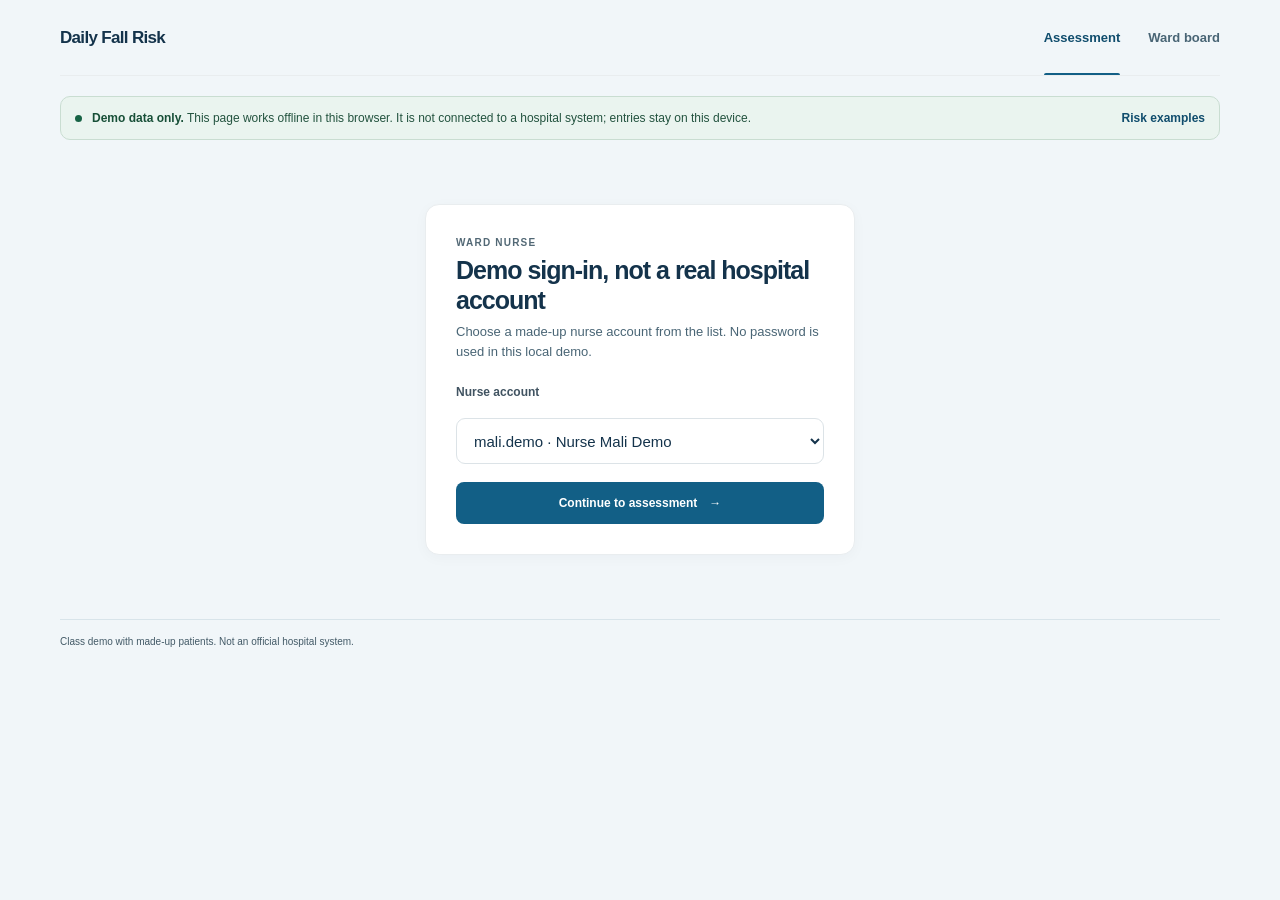
<file: index.html>
<!doctype html>
<html lang="en">
<head>
  <meta charset="utf-8">
  <meta name="viewport" content="width=device-width, initial-scale=1">
  <meta name="theme-color" content="#f1f6f9">
  <title>Daily Fall-Risk Assessment</title>
  <link rel="stylesheet" href="styles.css">
  <script src="calc.js" defer></script>
  <script src="app.js" defer></script>
</head>
<body>
  <main class="page-shell">
    <header class="topbar">
      <a class="brand" href="index.html">Daily Fall Risk</a>
      <nav class="top-links" aria-label="Main navigation">
        <a class="nav-link active" href="index.html" aria-current="page">Assessment</a>
        <a class="nav-link" href="board.html">Ward board</a>
      </nav>
    </header>

    <div class="demo-banner" role="note"><span class="demo-dot" aria-hidden="true"></span><span><strong>Demo data only.</strong> This page works offline in this browser. It is not connected to a hospital system; entries stay on this device.</span><a href="tests.html">Risk examples</a></div>

    <section id="login-panel" class="login-panel panel" hidden>
      <p class="eyebrow">Ward nurse</p>
      <h1>Demo sign-in, not a real hospital account</h1>
      <p class="lede">Choose a made-up nurse account from the list. No password is used in this local demo.</p>
      <form id="login-form" class="login-form">
        <label class="field-label" for="nurse-account">Nurse account</label>
        <select id="nurse-account" required>
          <option value="mali.demo">mali.demo · Nurse Mali Demo</option>
          <option value="arun.sample">arun.sample · Nurse Arun Sample</option>
          <option value="ploy.fiction">ploy.fiction · Nurse Ploy Fiction</option>
        </select>
        <button class="button button-primary button-wide" type="submit">Continue to assessment <span aria-hidden="true">→</span></button>
      </form>
    </section>

    <div id="assessment-view" hidden>
      <section class="page-heading assessment-heading">
        <div>
          <p class="eyebrow">Demo Ward · Daily round</p>
          <h1>Fall-risk assessment</h1>
          <p class="lede">Complete one patient's assessment at a time.</p>
        </div>
        <div class="signed-in"><span class="online-indicator" aria-hidden="true"></span><span id="signed-in-name"></span><button id="sign-out" class="text-button" type="button">Sign out</button></div>
      </section>

      <form id="assessment-form" novalidate>
        <section class="panel patient-panel">
          <div class="section-title-row"><div><p class="eyebrow">01 · Patient</p><h2>Confirm patient</h2></div><span class="step-count">One patient per form</span></div>
          <label class="field-label" for="patient-select">Choose from today's ward list</label>
          <select id="patient-select" required>
            <option value="">Select a patient</option>
          </select>
          <div id="patient-details" class="patient-details" hidden>
            <div class="patient-avatar" aria-hidden="true" id="patient-initials"></div>
            <div class="patient-main"><strong id="patient-full-name"></strong><span id="patient-bed"></span></div>
            <div class="patient-hn"><span>Hospital number</span><strong id="patient-hn"></strong></div>
            <div class="patient-ward"><span>Ward · Date</span><strong>Demo Ward · <span id="assessment-date"></span></strong></div>
          </div>
          <div class="nurse-attribution">
            <label for="form-nurse-name">Nurse's name</label>
            <input id="form-nurse-name" type="text" readonly aria-readonly="true">
            <span>Filled from demo sign-in</span>
          </div>
          <p id="patient-error" class="field-error" hidden>Select a patient before continuing.</p>
          <div id="history-wrap" class="history-wrap" hidden>
            <div class="history-title"><span>Today's saved assessments</span><span id="history-count"></span></div>
            <ul id="history-list" class="history-list"></ul>
          </div>
        </section>

        <section class="panel factor-panel">
          <div class="section-title-row"><div><p class="eyebrow">02 · Risk factors</p><h2>Tick all that apply</h2></div><span class="optional-tag">Select all that apply</span></div>
          <fieldset class="factor-list">
            <legend class="visually-hidden">Fall-risk factors</legend>
            <label class="check-row"><input type="checkbox" name="risk" value="R1"><span class="check-box" aria-hidden="true"></span><span class="factor-code">R1</span><span class="factor-text">Over 65 and has fallen before</span></label>
            <label class="check-row"><input type="checkbox" name="risk" value="R2"><span class="check-box" aria-hidden="true"></span><span class="factor-code">R2</span><span class="factor-text">Confused, or awareness has changed</span></label>
            <label class="check-row"><input type="checkbox" name="risk" value="R3"><span class="check-box" aria-hidden="true"></span><span class="factor-code">R3</span><span class="factor-text">Problem with balance or walking</span></label>
            <label class="check-row"><input type="checkbox" name="risk" value="R4"><span class="check-box" aria-hidden="true"></span><span class="factor-code">R4</span><span class="factor-text">Poor eyesight</span></label>
            <label class="check-row"><input type="checkbox" name="risk" value="R5"><span class="check-box" aria-hidden="true"></span><span class="factor-code">R5</span><span class="factor-text">Medicines that raise fall risk</span></label>
            <label class="check-row"><input type="checkbox" name="risk" value="R6"><span class="check-box" aria-hidden="true"></span><span class="factor-code">R6</span><span class="factor-text">Urgent or frequent toilet needs</span></label>
            <label class="check-row"><input type="checkbox" name="risk" value="R7"><span class="check-box" aria-hidden="true"></span><span class="factor-code">R7</span><span class="factor-text">Lines or devices attached</span></label>
          </fieldset>
          <div class="risk-preview" aria-live="polite">
            <span class="preview-label">Calculated risk level</span>
            <span id="risk-badge" class="risk-badge none"><span class="risk-dot"></span><span id="risk-label">None</span></span>
            <span class="preview-rule">Highest applicable factor determines the level</span>
          </div>
        </section>

        <section class="panel care-panel">
          <div class="section-title-row"><div><p class="eyebrow">03 · Care steps</p><h2>What has been done?</h2></div></div>
          <p class="placeholder-warning"><span aria-hidden="true">ⓘ</span> Example, to be confirmed by the nurses</p>
          <fieldset class="care-list">
            <legend class="visually-hidden">Care steps completed</legend>
            <div id="care-options"></div>
          </fieldset>
        </section>

        <div class="submit-row">
          <p class="save-note"><span class="save-icon" aria-hidden="true">✓</span> Saved on this device · works offline</p>
          <button class="button button-primary submit-button" type="submit">Save assessment <span aria-hidden="true">→</span></button>
        </div>
        <p id="form-message" class="form-message" aria-live="polite"></p>
      </form>
    </div>

    <footer class="site-footer"><span>Class demo with made-up patients. Not an official hospital system.</span></footer>
  </main>
</body>
</html>
</file>
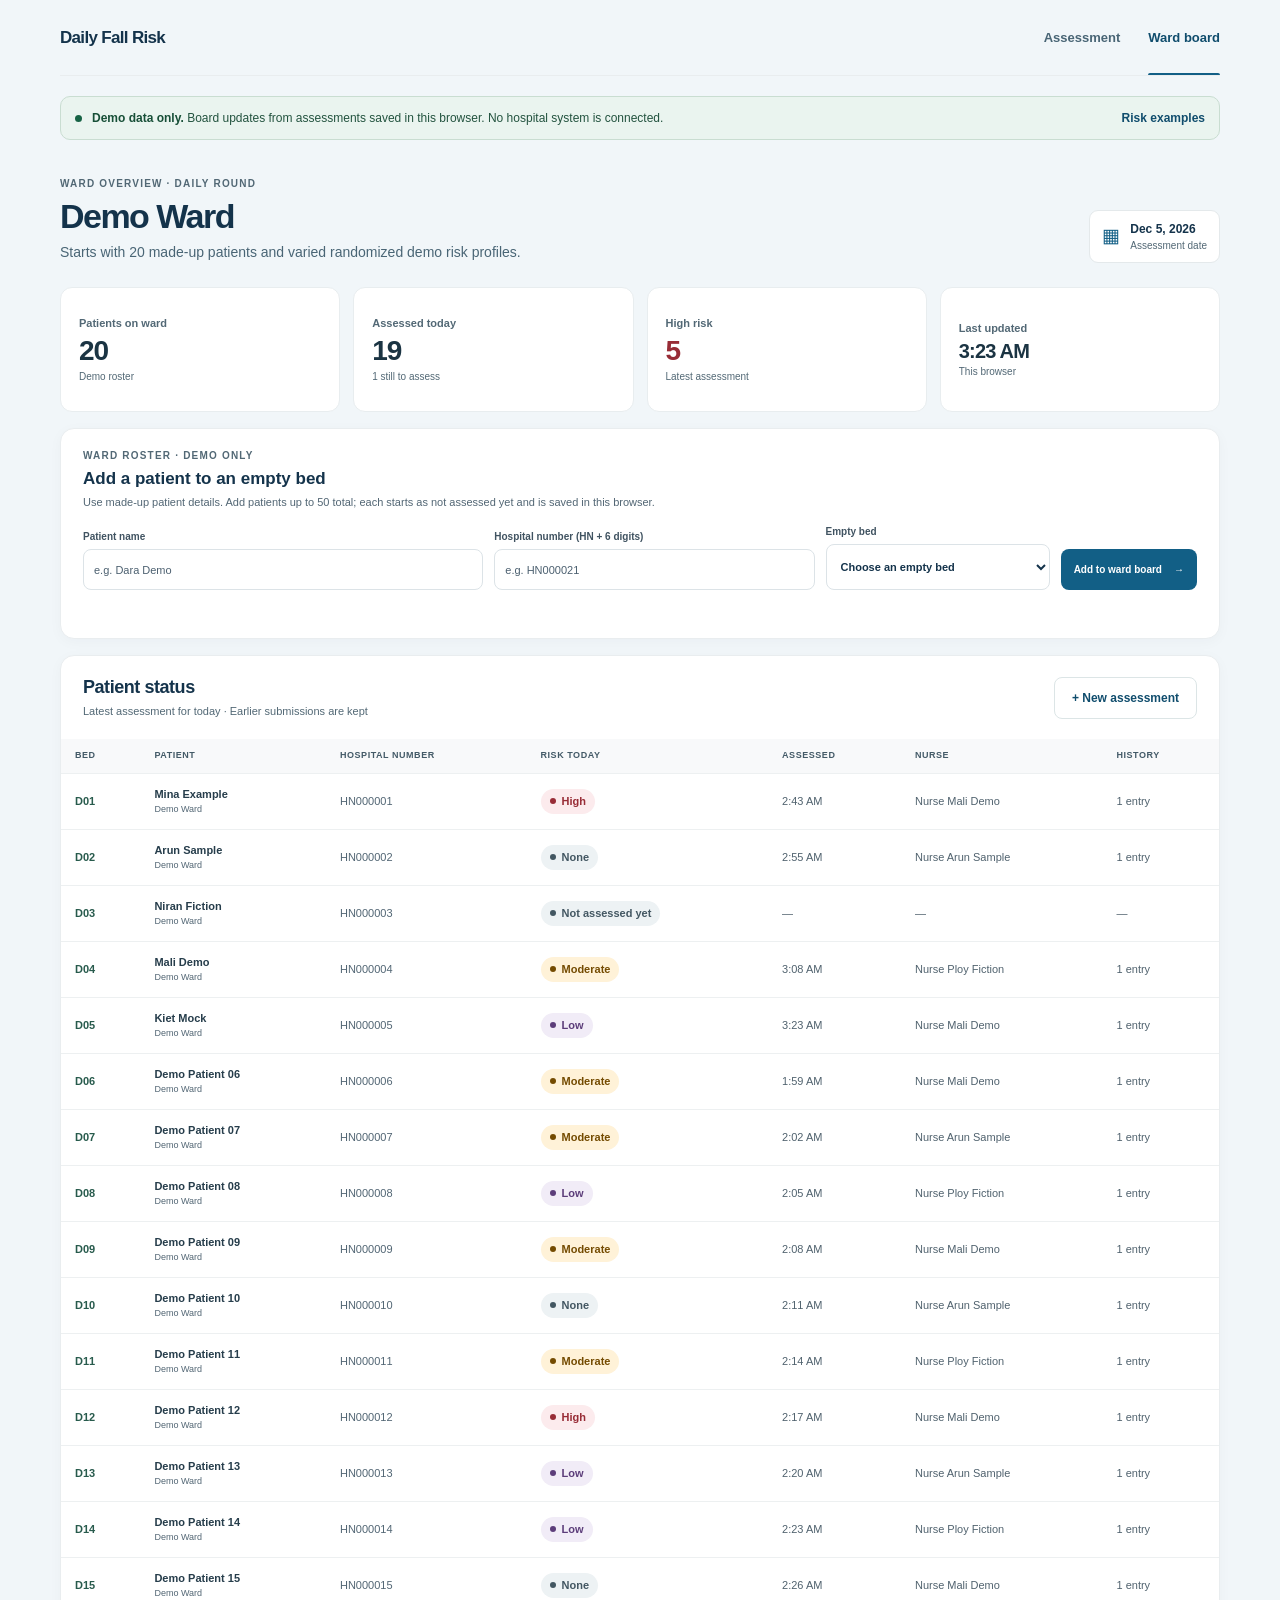
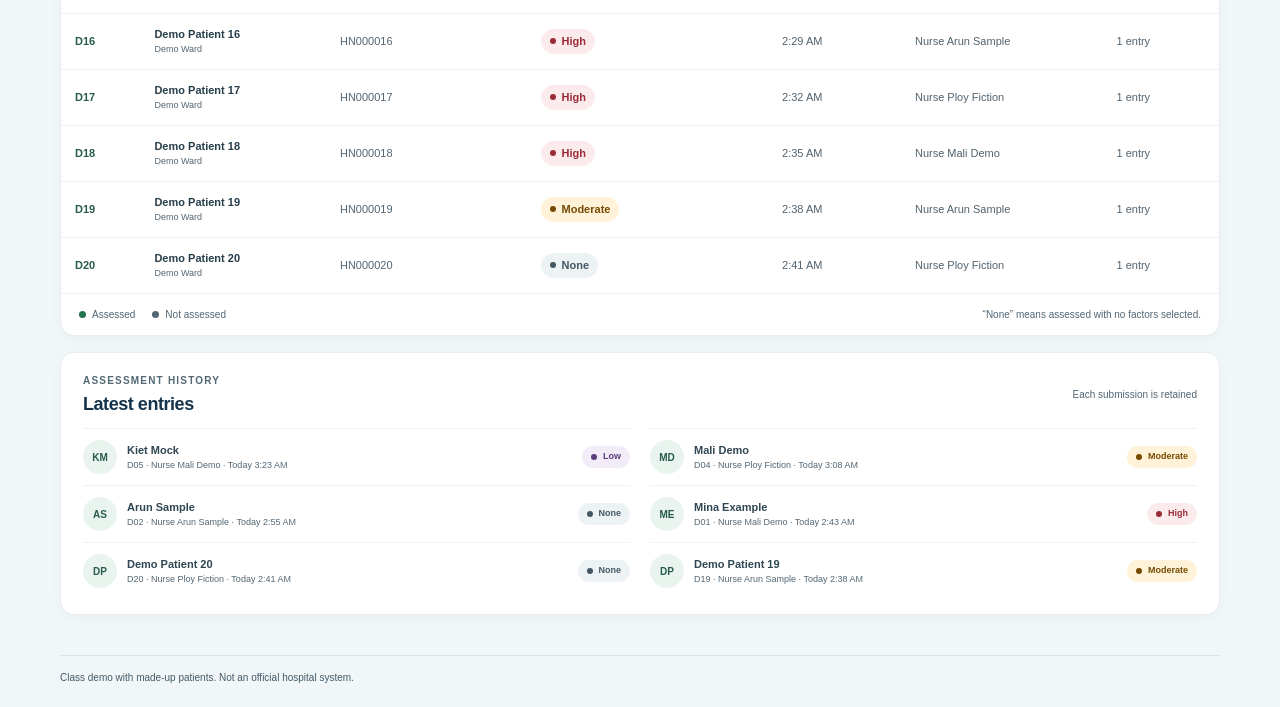
<file: board.html>
<!doctype html>
<html lang="en">
<head>
  <meta charset="utf-8">
  <meta name="viewport" content="width=device-width, initial-scale=1">
  <meta name="theme-color" content="#f1f6f9">
  <title>Ward Board · Daily Fall Risk</title>
  <link rel="stylesheet" href="styles.css">
  <script src="calc.js" defer></script>
  <script src="app.js" defer></script>
</head>
<body>
  <main class="page-shell board-shell">
    <header class="topbar">
      <a class="brand" href="index.html">Daily Fall Risk</a>
      <nav class="top-links" aria-label="Main navigation">
        <a class="nav-link" href="index.html">Assessment</a>
        <a class="nav-link active" href="board.html" aria-current="page">Ward board</a>
      </nav>
    </header>

    <div class="demo-banner" role="note"><span class="demo-dot" aria-hidden="true"></span><span><strong>Demo data only.</strong> Board updates from assessments saved in this browser. No hospital system is connected.</span><a href="tests.html">Risk examples</a></div>

    <section class="page-heading board-heading">
      <div><p class="eyebrow">Ward overview · Daily round</p><h1>Demo Ward</h1><p class="lede">Starts with 20 made-up patients and varied randomized demo risk profiles.</p></div>
      <div class="board-date"><span class="date-icon" aria-hidden="true">▦</span><span><strong id="board-date"></strong><small>Assessment date</small></span></div>
    </section>

    <section class="summary-grid" aria-label="Ward assessment summary">
      <article class="summary-card"><span class="summary-caption">Patients on ward</span><strong id="count-total">0</strong><span class="summary-foot">Demo roster</span></article>
      <article class="summary-card"><span class="summary-caption">Assessed today</span><strong id="count-assessed">0</strong><span class="summary-foot"><span id="count-pending">0</span> still to assess</span></article>
      <article class="summary-card summary-high"><span class="summary-caption">High risk</span><strong id="count-high">0</strong><span class="summary-foot">Latest assessment</span></article>
      <article class="summary-card"><span class="summary-caption">Last updated</span><strong id="last-updated" class="updated-value">—</strong><span class="summary-foot">This browser</span></article>
    </section>

    <section class="panel add-patient-panel" aria-labelledby="add-patient-title">
      <div class="add-patient-heading"><div><p class="eyebrow">Ward roster · Demo only</p><h2 id="add-patient-title">Add a patient to an empty bed</h2><p>Use made-up patient details. Add patients up to 50 total; each starts as not assessed yet and is saved in this browser.</p></div></div>
      <form id="add-patient-form" class="add-patient-form">
        <label><span>Patient name</span><input id="new-patient-name" name="name" autocomplete="off" required maxlength="80" placeholder="e.g. Dara Demo"></label>
        <label><span>Hospital number (HN + 6 digits)</span><input id="new-patient-hn" name="hn" autocomplete="off" required maxlength="8" pattern="HN[0-9]{6}" title="Enter HN followed by exactly six digits, for example HN000021." placeholder="e.g. HN000021"></label>
        <label><span>Empty bed</span><select id="new-patient-bed" name="bed" required><option value="">Choose an empty bed</option></select></label>
        <button class="button button-primary add-patient-button" type="submit">Add to ward board <span aria-hidden="true">→</span></button>
      </form>
      <p id="add-patient-message" class="form-message" aria-live="polite"></p>
    </section>

    <section class="panel board-panel">
      <div class="board-panel-heading"><div><h2>Patient status</h2><p>Latest assessment for today · Earlier submissions are kept</p></div><a class="button button-secondary" href="index.html">+ New assessment</a></div>
      <div class="table-wrap">
        <table class="data-table board-table">
          <thead><tr><th scope="col">Bed</th><th scope="col">Patient</th><th scope="col">Hospital number</th><th scope="col">Risk today</th><th scope="col">Assessed</th><th scope="col">Nurse</th><th scope="col">History</th></tr></thead>
          <tbody id="board-rows"></tbody>
        </table>
      </div>
      <div class="board-legend"><span><i class="legend-dot assessed-dot"></i>Assessed</span><span><i class="legend-dot pending-dot"></i>Not assessed</span><span class="legend-note">“None” means assessed with no factors selected.</span></div>
    </section>

    <section class="history-panel panel">
      <div class="history-section-heading"><div><p class="eyebrow">Assessment history</p><h2>Latest entries</h2></div><span class="history-subtitle">Each submission is retained</span></div>
      <div id="recent-history" class="recent-history"></div>
    </section>

    <footer class="site-footer"><span>Class demo with made-up patients. Not an official hospital system.</span></footer>
  </main>
</body>
</html>
</file>
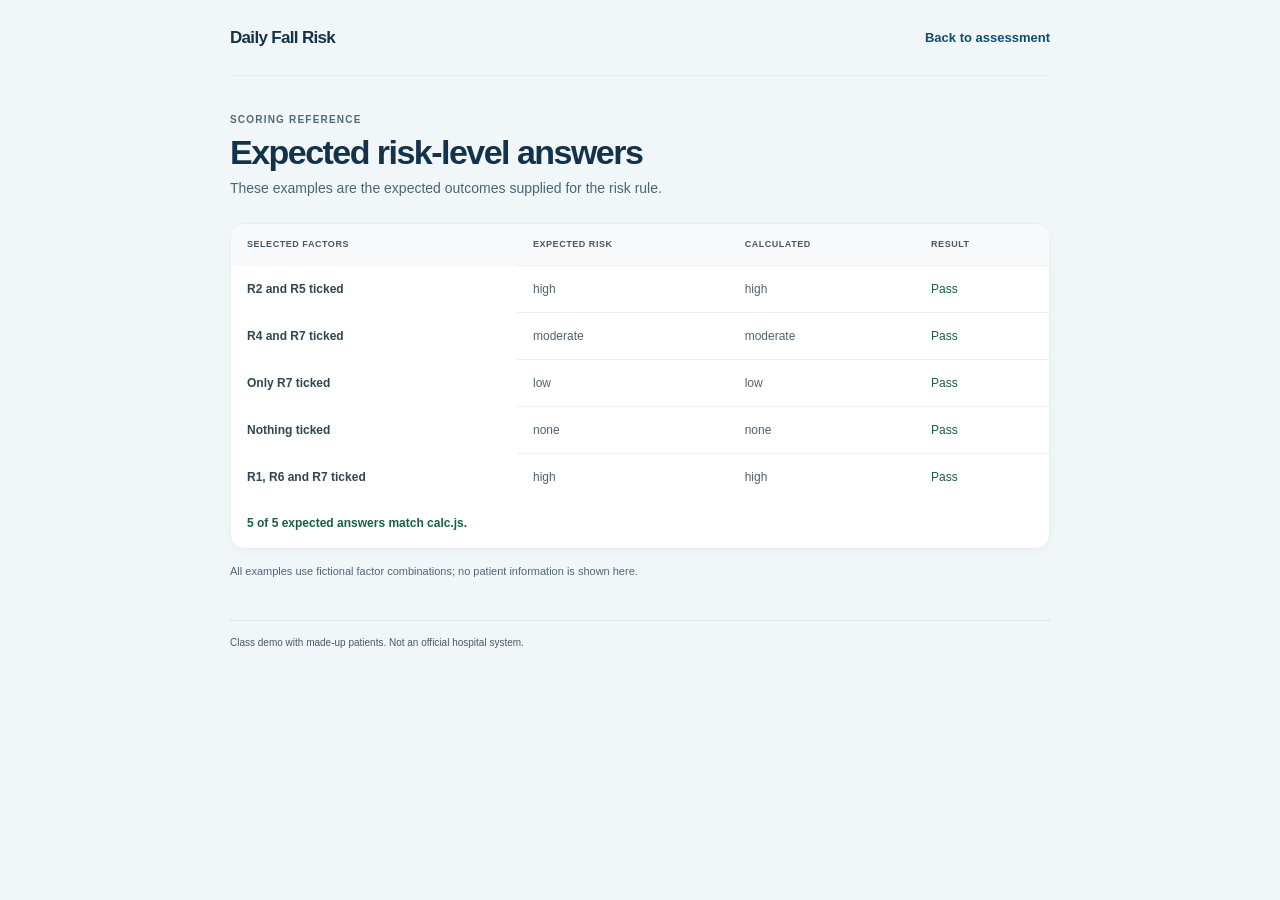
<file: tests.html>
<!doctype html>
<html lang="en">
<head>
  <meta charset="utf-8">
  <meta name="viewport" content="width=device-width, initial-scale=1">
  <meta name="theme-color" content="#f1f6f9">
  <title>Risk rule examples · Daily Fall Risk</title>
  <link rel="stylesheet" href="styles.css">
  <script src="calc.js" defer></script>
  <script src="tests.js" defer></script>
</head>
<body class="test-page">
  <main class="page-shell narrow-shell">
    <header class="topbar">
      <a class="brand" href="index.html">Daily Fall Risk</a>
      <a class="text-link" href="index.html">Back to assessment</a>
    </header>
    <section class="page-heading">
      <p class="eyebrow">Scoring reference</p>
      <h1>Expected risk-level answers</h1>
      <p class="lede">These examples are the expected outcomes supplied for the risk rule.</p>
    </section>
    <section class="panel">
      <div class="table-wrap">
        <table class="data-table test-table">
          <thead><tr><th scope="col">Selected factors</th><th scope="col">Expected risk</th><th scope="col">Calculated</th></tr></thead>
          <tbody id="test-results"></tbody>
        </table>
      </div>
      <p id="test-summary" class="test-summary" aria-live="polite"></p>
    </section>
    <p class="demo-note">All examples use fictional factor combinations; no patient information is shown here.</p>
    <footer class="site-footer"><span>Class demo with made-up patients. Not an official hospital system.</span></footer>
  </main>
</body>
</html>
</file>
<file: styles.css>
:root {
  color-scheme: light;
  --ink: #14334b;
  --muted: #496575;
  --line: #d8e4ea;
  --canvas: #f1f6f9;
  --card: #fff;
  --teal: #125f86;
  --teal-dark: #104d6d;
  --teal-light: #e8f2f7;
  --green: #176345;
  --green-light: #eaf4ef;
  --red: #982c36;
  --red-light: #fcebed;
  --amber: #744b00;
  --amber-light: #fff2d8;
  --purple: #5c3d7a;
  --purple-light: #f1ecf7;
  font-family: 'Segoe UI', Arial, sans-serif;
  font-synthesis: none;
  text-rendering: optimizeLegibility;
}

* { box-sizing: border-box; }

body {
  margin: 0;
  min-height: 100vh;
  background: var(--canvas);
  color: var(--ink);
  font-size: 15px;
  line-height: 1.5;
}

button, select { font: inherit; }
button, a, select, input { -webkit-tap-highlight-color: transparent; }
button:focus-visible, a:focus-visible, select:focus-visible, input:focus-visible { outline: 3px solid #4d9d83; outline-offset: 2px; }
[hidden] { display: none !important; }

.page-shell { width: min(100% - 56px, 1160px); margin: 0 auto; }
.narrow-shell { width: min(100% - 40px, 820px); }
.topbar { height: 76px; display: flex; align-items: center; justify-content: space-between; border-bottom: 1px solid #e9edef; }
.brand { display: inline-flex; gap: 10px; align-items: center; color: var(--ink); font: 800 17px/1 'Segoe UI', Arial, sans-serif; letter-spacing: -.04em; text-decoration: none; }
.top-links { height: 100%; display: flex; gap: 28px; align-items: center; }
.nav-link { height: 100%; display: flex; align-items: center; position: relative; color: var(--muted); text-decoration: none; font-size: 13px; font-weight: 600; }
.nav-link.active { color: var(--teal-dark); }
.nav-link.active::after { content: ''; position: absolute; bottom: 0; left: 0; right: 0; height: 2px; background: var(--teal); border-radius: 2px 2px 0 0; }
.text-link { color: var(--teal-dark); font-size: 13px; font-weight: 700; text-decoration: none; }

.demo-banner { margin: 20px 0 0; min-height: 44px; display: flex; gap: 10px; align-items: center; padding: 10px 14px; border: 1px solid #c9ddd1; border-radius: 10px; background: #eaf4ef; color: #23533f; font-size: 12px; }
.demo-banner strong { color: #174f37; }
.demo-banner a { margin-left: auto; flex: 0 0 auto; color: var(--teal-dark); font-weight: 700; text-decoration: none; }
.demo-dot { width: 7px; height: 7px; flex: 0 0 auto; border-radius: 99px; background: var(--green); }
.page-heading { margin: 36px 0 24px; }
.page-heading h1 { margin: 2px 0 5px; color: #14334b; font: 800 clamp(26px, 4vw, 34px)/1.2 'Segoe UI', Arial, sans-serif; letter-spacing: -.045em; }
.eyebrow { margin: 0 0 5px; color: #526875; font-size: 10px; font-weight: 700; letter-spacing: .12em; text-transform: uppercase; }
.lede { margin: 0; color: var(--muted); font-size: 14px; }
.panel { background: var(--card); border: 1px solid #e9edef; border-radius: 14px; box-shadow: 0 3px 14px rgb(23 43 58 / 3%); }
.section-title-row { display: flex; justify-content: space-between; align-items: center; gap: 12px; margin-bottom: 18px; }
.section-title-row h2, .board-panel-heading h2, .history-section-heading h2 { margin: 0; font: 700 18px/1.3 'Segoe UI', Arial, sans-serif; letter-spacing: -.025em; }
.step-count, .optional-tag { color: #526875; font-size: 11px; font-weight: 600; }
.field-label { display: block; margin: 0 0 7px; color: #405361; font-size: 12px; font-weight: 700; }
select { width: 100%; min-height: 46px; padding: 0 42px 0 13px; border: 1px solid #dce3e7; border-radius: 9px; background-color: #fff; color: var(--ink); }
select:focus { border-color: #7cbdb6; }
.patient-panel, .factor-panel, .care-panel { padding: 23px 26px; margin-bottom: 14px; }
.patient-details { display: grid; grid-template-columns: 44px 1.4fr 1fr 1fr; align-items: center; gap: 13px; margin-top: 15px; padding: 14px; border: 1px solid #e8edee; border-radius: 10px; background: #fbfcfc; }
.patient-avatar, .recent-avatar { width: 42px; height: 42px; display: grid; place-items: center; border-radius: 50%; background: #eaf4ef; color: #285b4d; font-weight: 700; font-size: 13px; }
.patient-main, .patient-hn, .patient-ward { display: flex; min-width: 0; flex-direction: column; }
.patient-main strong { font-size: 13px; }
.patient-main span, .patient-hn span, .patient-ward span { color: #526875; font-size: 11px; }
.patient-hn strong, .patient-ward strong { margin-top: 2px; overflow-wrap: anywhere; font-size: 12px; font-weight: 600; }
.field-error { margin: 8px 0 0; color: #b7353b; font-size: 12px; }
.nurse-attribution { display: grid; grid-template-columns: auto minmax(160px, 240px) 1fr; align-items: center; gap: 10px; margin-top: 13px; padding-top: 12px; border-top: 1px solid #edf0f1; }
.nurse-attribution label { color: #405361; font-size: 11px; font-weight: 700; }
.nurse-attribution input { height: 35px; padding: 0 10px; border: 1px solid #e1e7e9; border-radius: 7px; background: #f8fafb; color: #263d4b; font-size: 11px; }
.nurse-attribution > span { color: #526674; font-size: 10px; }
.history-wrap { margin-top: 15px; padding-top: 12px; border-top: 1px solid #edf0f1; }
.history-title { display: flex; justify-content: space-between; color: #566874; font-size: 11px; font-weight: 700; }
.history-title span:last-child { color: #526875; font-weight: 500; }
.history-list { margin: 5px 0 0; padding: 0; list-style: none; }
.history-list li { min-height: 31px; display: flex; justify-content: space-between; align-items: center; gap: 10px; color: #526674; font-size: 11px; }
.history-empty { padding: 5px 0; color: #526674; font-size: 11px; }

.factor-list, .care-list { margin: 0; padding: 0; border: 0; }
.check-row { min-height: 47px; display: flex; align-items: center; gap: 11px; border-bottom: 1px solid #f0f2f3; cursor: pointer; }
.check-row:last-child { border-bottom: 0; }
.check-row input, .care-row input { position: absolute; width: 1px; height: 1px; opacity: 0; }
.check-box { width: 18px; height: 18px; flex: 0 0 auto; display: grid; place-items: center; border: 1.5px solid #cad4d9; border-radius: 5px; background: #fff; transition: .15s ease; }
.check-row input:focus-visible + .check-box, .care-row input:focus-visible + .check-box { outline: 3px solid #4d9d83; outline-offset: 2px; }
.check-row input:checked + .check-box, .care-row input:checked + .check-box { border-color: var(--teal); background: var(--teal); }
.check-row input:checked + .check-box::after, .care-row input:checked + .check-box::after { content: ''; width: 8px; height: 4px; margin-top: -2px; border-left: 2px solid #fff; border-bottom: 2px solid #fff; transform: rotate(-45deg); }
.factor-code { width: 27px; color: var(--teal-dark); font-size: 11px; font-weight: 700; }
.factor-text { color: #304653; font-size: 13px; }
.risk-preview { display: flex; min-height: 56px; align-items: center; gap: 12px; margin-top: 16px; padding: 11px 13px; border: 1px solid #edf0f1; border-radius: 9px; background: #fafbfb; }
.preview-label { color: #52636e; font-size: 12px; font-weight: 700; }
.preview-rule { margin-left: auto; color: #526674; font-size: 10px; }
.risk-badge { width: max-content; display: inline-flex; align-items: center; gap: 6px; padding: 4px 9px; border-radius: 99px; font-size: 11px; font-weight: 700; white-space: nowrap; }
.risk-dot { width: 6px; height: 6px; border-radius: 50%; background: currentColor; }
.risk-badge.high { background: var(--red-light); color: var(--red); }
.risk-badge.moderate { background: var(--amber-light); color: var(--amber); }
.risk-badge.low { background: var(--purple-light); color: var(--purple); }
.risk-badge.none { background: #edf2f4; color: #435762; }
.risk-badge.pending { background: #edf2f4; color: #435762; font-weight: 600; }
.placeholder-warning { display: flex; align-items: center; gap: 7px; margin: -5px 0 10px; color: #73500a; font-size: 11px; font-weight: 600; }
.care-row { min-height: 40px; display: flex; align-items: center; gap: 10px; color: #3d515e; font-size: 12px; cursor: pointer; }
.submit-row { display: flex; justify-content: space-between; align-items: center; gap: 16px; margin: 18px 0 4px; }
.save-note { display: flex; align-items: center; gap: 7px; margin: 0; color: #526875; font-size: 11px; }
.save-icon { width: 16px; height: 16px; display: grid; place-items: center; border-radius: 50%; background: #e6f4ef; color: #175d44; font-size: 10px; font-weight: 700; }
.button { min-height: 42px; display: inline-flex; justify-content: center; align-items: center; gap: 12px; padding: 0 17px; border: 1px solid transparent; border-radius: 8px; cursor: pointer; font-size: 12px; font-weight: 700; text-decoration: none; transition: background .15s ease, transform .15s ease; }
.button:active { transform: translateY(1px); }
.button-primary { background: var(--teal); color: white; }
.button-primary:hover { background: var(--teal-dark); }
.button-secondary { border-color: #dce5e6; background: #fff; color: var(--teal-dark); }
.button-secondary:hover { background: #f5faf9; }
.submit-button { min-width: 176px; min-height: 48px; }
.form-message { min-height: 20px; margin: 9px 0 0; font-size: 12px; }
.message-success { color: #17613f; }
.message-error { color: #b7353b; }
.site-footer { display: flex; justify-content: space-between; margin: 40px 0 22px; padding-top: 14px; border-top: 1px solid #d8e4ea; color: #435a67; font-size: 10px; }
.signed-in { display: flex; align-items: center; gap: 8px; color: #596c76; font-size: 11px; font-weight: 600; }
.online-indicator { width: 7px; height: 7px; border-radius: 50%; background: #26734f; }
.text-button { border: 0; margin-left: 5px; padding: 5px; background: none; color: var(--teal-dark); font-size: 11px; font-weight: 700; cursor: pointer; }

.login-panel { width: min(100%, 430px); margin: 64px auto; padding: 30px; }
.login-panel h1 { margin: 0 0 7px; font: 800 25px/1.2 'Segoe UI', Arial, sans-serif; letter-spacing: -.04em; }
.login-panel .lede { margin-bottom: 22px; font-size: 13px; }
.login-form { display: grid; gap: 10px; }
.button-wide { width: 100%; margin-top: 8px; }

.board-heading { display: flex; justify-content: space-between; align-items: flex-end; margin-bottom: 24px; }
.board-date { display: flex; align-items: center; gap: 10px; padding: 9px 12px; border: 1px solid #e4e9eb; border-radius: 9px; background: #fff; }
.date-icon { color: var(--teal); font-size: 19px; }
.board-date strong, .board-date small { display: block; }
.board-date strong { font-size: 12px; }
.board-date small { color: #526875; font-size: 10px; }
.summary-grid { display: grid; grid-template-columns: repeat(4, 1fr); gap: 13px; margin-bottom: 16px; }
.summary-card { min-height: 125px; display: flex; flex-direction: column; justify-content: center; padding: 16px 18px; border: 1px solid #e8edef; border-radius: 12px; background: #fff; }
.summary-caption { color: #526875; font-size: 11px; font-weight: 600; }
.summary-card > strong { margin: 3px 0 1px; color: #1b3443; font: 700 28px/1.2 'Segoe UI', Arial, sans-serif; letter-spacing: -.04em; }
.summary-foot { color: #526875; font-size: 10px; }
.summary-high > strong { color: var(--red); }
.updated-value { font-size: 20px !important; }
.add-patient-panel { margin-bottom: 16px; padding: 19px 22px; }
.add-patient-heading h2 { margin: 0; font: 700 17px/1.3 'Segoe UI', Arial, sans-serif; }
.add-patient-heading p:last-child { margin: 4px 0 14px; color: #526674; font-size: 11px; }
.add-patient-form { display: grid; grid-template-columns: 1.25fr 1fr .7fr auto; align-items: end; gap: 11px; }
.add-patient-form label { min-width: 0; display: grid; gap: 5px; color: #405361; font-size: 10px; font-weight: 700; }
.add-patient-form input, .add-patient-form select { width: 100%; min-width: 0; height: 41px; padding: 0 10px; border: 1px solid #dce3e7; border-radius: 8px; background: #fff; color: var(--ink); font-size: 11px; }
.add-patient-form input::placeholder { color: #4c6070; opacity: 1; }
.add-patient-button { height: 41px; min-height: 41px; padding: 0 12px; white-space: nowrap; font-size: 10px; }
.add-patient-button:disabled { cursor: not-allowed; border-color: #d1dce2; background: #e2e9ed; color: #435a67; }
.add-patient-panel .form-message { margin-bottom: 0; }
.board-panel { overflow: hidden; }
.board-panel-heading, .history-section-heading { display: flex; justify-content: space-between; align-items: center; gap: 20px; padding: 20px 22px; }
.board-panel-heading p { margin: 3px 0 0; color: #526875; font-size: 11px; }
.board-panel-heading .button { flex: 0 0 auto; }
.table-wrap { overflow-x: auto; }
.data-table { width: 100%; border-collapse: collapse; text-align: left; }
.data-table thead { background: #f8f9fa; }
.data-table th { padding: 10px 14px; color: #435a67; font-size: 9px; font-weight: 700; letter-spacing: .06em; text-transform: uppercase; white-space: nowrap; }
.data-table td { padding: 12px 14px; border-top: 1px solid #edf0f1; color: #50626e; font-size: 11px; white-space: nowrap; }
.board-table tbody tr:hover { background: #fcfdfd; }
.board-table .bed-cell { color: #285b4d; font-weight: 700; }
.patient-cell strong, .patient-cell span { display: block; }
.patient-cell strong { color: #263d4b; font-size: 11px; }
.patient-cell span { margin-top: 1px; color: #526674; font-size: 9px; }
.hn-cell { color: #526674 !important; font-variant-numeric: tabular-nums; }
.time-cell { font-variant-numeric: tabular-nums; }
.nurse-cell { max-width: 170px; overflow: hidden; text-overflow: ellipsis; }
.board-legend { display: flex; flex-wrap: wrap; align-items: center; gap: 17px; padding: 13px 18px; border-top: 1px solid #edf0f1; color: #526674; font-size: 10px; }
.board-legend > span { display: inline-flex; align-items: center; gap: 6px; }
.legend-dot { width: 7px; height: 7px; border-radius: 50%; }
.assessed-dot { background: #26734f; }
.pending-dot { background: #526674; }
.legend-note { margin-left: auto; color: #526674; }
.history-panel { margin-top: 16px; }
.history-section-heading { padding-bottom: 12px; }
.history-subtitle { color: #526674; font-size: 10px; }
.recent-history { display: grid; grid-template-columns: repeat(2, 1fr); gap: 0 20px; padding: 0 22px 15px; }
.recent-entry { min-width: 0; display: flex; align-items: center; gap: 10px; padding: 11px 0; border-top: 1px solid #f0f2f3; }
.recent-avatar { width: 34px; height: 34px; flex: 0 0 auto; font-size: 10px; }
.recent-details { min-width: 0; display: flex; flex: 1; flex-direction: column; }
.recent-details strong { overflow: hidden; color: #304652; font-size: 11px; text-overflow: ellipsis; white-space: nowrap; }
.recent-details span { overflow: hidden; color: #526674; font-size: 9px; text-overflow: ellipsis; white-space: nowrap; }
.recent-entry .risk-badge { font-size: 9px; }
.test-table th, .test-table td { padding: 14px 16px; font-size: 12px; text-transform: none; letter-spacing: 0; }
.test-table thead th { text-transform: uppercase; letter-spacing: .06em; font-size: 9px; }
.test-table tbody th { color: #304652; font-weight: 600; text-align: left; }
.test-summary { margin: 14px 16px 16px; font-size: 12px; font-weight: 700; }
.summary-pass, .test-pass { color: #17613f; }
.summary-fail, .test-fail { color: #b7353b; }
.demo-note { margin-top: 14px; color: #526674; font-size: 11px; }
.test-page .panel { overflow: hidden; }
.visually-hidden { position: absolute; width: 1px; height: 1px; overflow: hidden; clip: rect(0, 0, 0, 0); white-space: nowrap; clip-path: inset(50%); }

@media (max-width: 780px) {
  .page-shell { width: min(100% - 32px, 620px); }
  .topbar { height: 64px; }
  .top-links { gap: 18px; }
  .demo-banner { align-items: flex-start; flex-wrap: wrap; gap: 7px 9px; padding: 10px 11px; font-size: 11px; }
  .demo-banner a { margin-left: 16px; }
  .page-heading { margin-top: 27px; }
  .assessment-heading { display: block; }
  .signed-in { margin-top: 13px; }
  .patient-panel, .factor-panel, .care-panel { padding: 18px 16px; }
  .patient-details { grid-template-columns: 40px 1fr 1fr; gap: 10px; padding: 12px; }
  .patient-avatar { width: 38px; height: 38px; grid-row: span 2; }
  .patient-main { grid-column: 2 / 4; }
  .patient-hn { grid-column: 2; }
  .patient-ward { grid-column: 3; }
  .risk-preview { flex-wrap: wrap; gap: 8px; }
  .preview-rule { width: 100%; margin-left: 0; }
  .summary-grid { grid-template-columns: repeat(2, 1fr); gap: 9px; }
  .summary-card { min-height: 100px; padding: 12px 14px; }
  .summary-card > strong { font-size: 24px; }
  .board-heading { align-items: flex-start; gap: 14px; }
  .board-date { margin-top: 4px; }
  .board-panel-heading { align-items: flex-start; padding: 17px 15px; }
  .board-panel-heading h2 { font-size: 16px; }
  .board-panel-heading .button { min-height: 37px; padding: 0 10px; font-size: 10px; }
  .add-patient-form { grid-template-columns: 1fr 1fr; }
  .add-patient-form label:first-child { grid-column: 1 / 2; }
  .add-patient-form label:nth-child(2) { grid-column: 2 / 3; }
  .add-patient-form label:nth-child(3) { grid-column: 1 / 2; }
  .add-patient-button { grid-column: 2 / 3; }
  .board-table { min-width: 780px; }
  .board-legend { gap: 10px 14px; padding: 12px 14px; }
  .legend-note { width: 100%; margin-left: 0; }
  .recent-history { grid-template-columns: 1fr; padding: 0 16px 12px; }
}

@media (max-width: 480px) {
  body { font-size: 14px; }
  .page-shell { width: min(100% - 24px, 440px); }
  .brand { gap: 7px; font-size: 14px; }
  .top-links { gap: 12px; }
  .nav-link { font-size: 11px; }
  .demo-banner { margin-top: 13px; font-size: 10px; }
  .demo-banner a { font-size: 10px; }
  .page-heading h1 { font-size: 26px; }
  .lede { font-size: 12px; }
  .section-title-row h2 { font-size: 16px; }
  .step-count, .optional-tag { font-size: 9px; }
  .check-row { min-height: 48px; gap: 9px; }
  .factor-text { font-size: 12px; }
  .submit-row { align-items: stretch; flex-direction: column; gap: 10px; }
  .save-note { order: 2; }
  .submit-button { width: 100%; order: 1; }
  .site-footer { margin-top: 28px; font-size: 9px; }
  .board-heading { flex-direction: column; }
  .board-date { align-self: flex-start; }
  .summary-card { min-height: 91px; }
  .board-panel-heading { gap: 8px; }
  .add-patient-panel { padding: 17px 15px; }
  .add-patient-form { grid-template-columns: 1fr; }
  .add-patient-form label:first-child, .add-patient-form label:nth-child(2), .add-patient-form label:nth-child(3), .add-patient-button { grid-column: 1; }
  .history-section-heading { align-items: flex-start; padding: 17px 15px 12px; }
  .history-subtitle { max-width: 110px; text-align: right; }
  .login-panel { margin: 38px auto; padding: 22px; }
}
</file>
